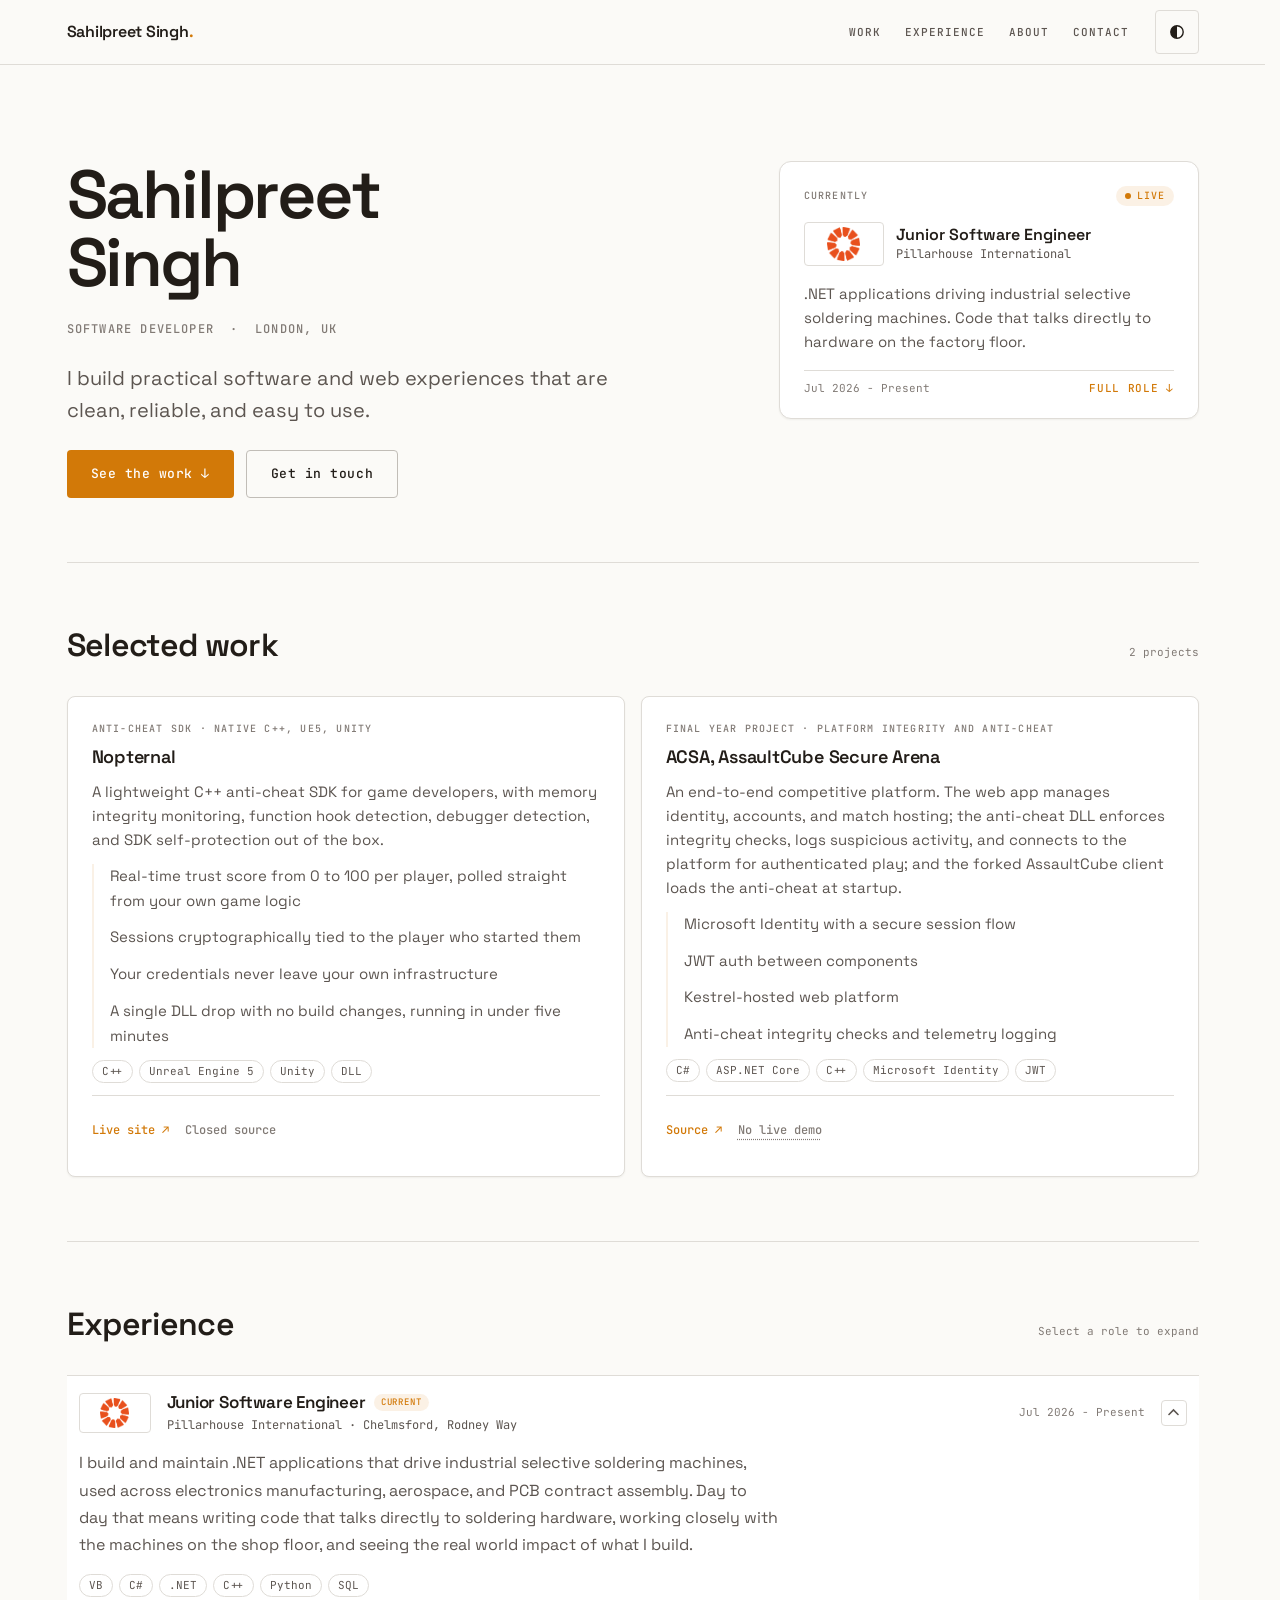
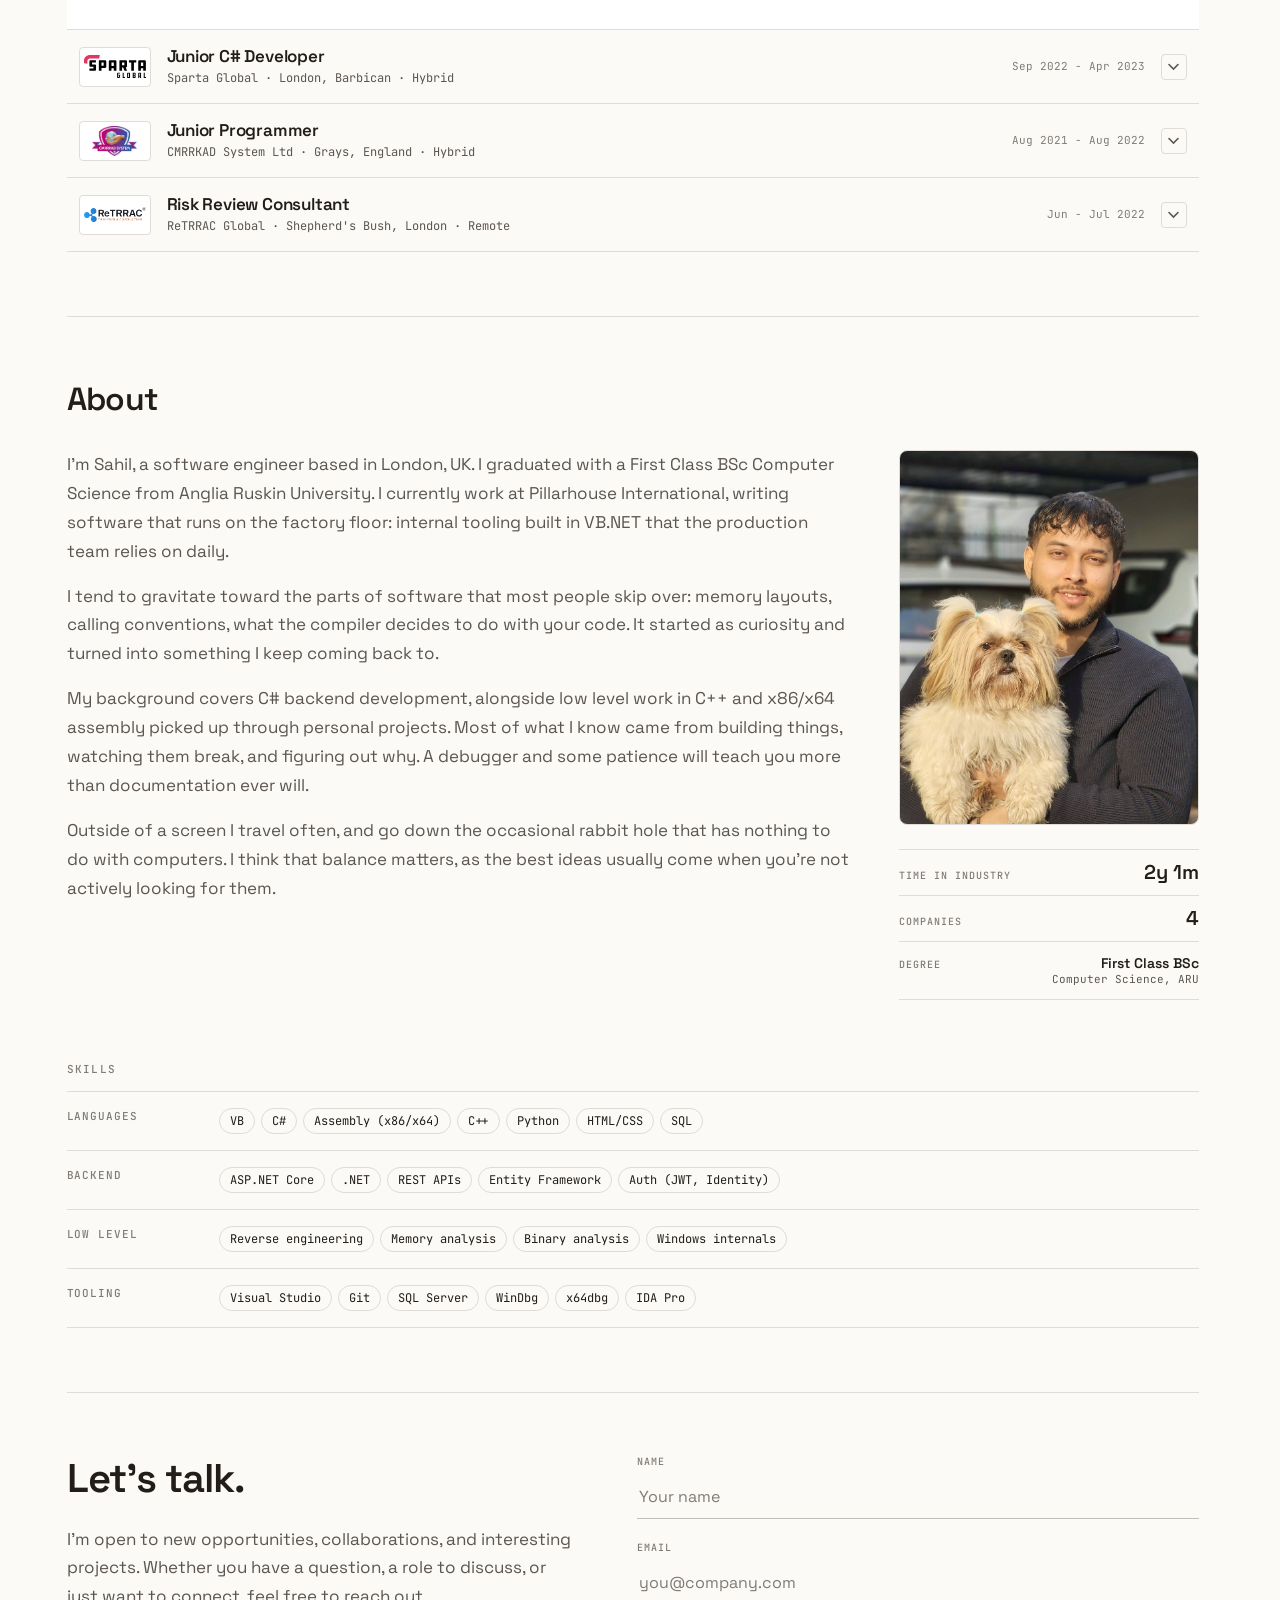
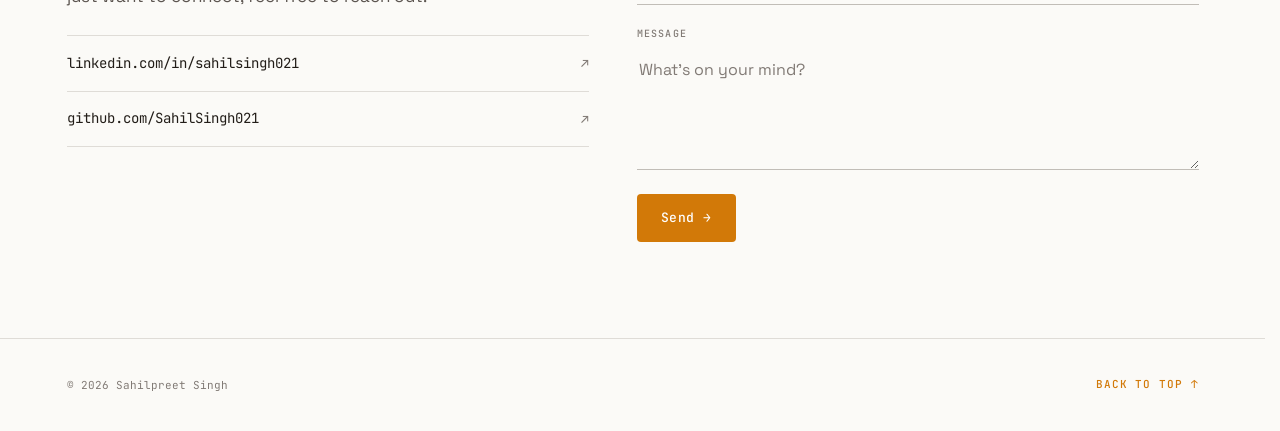
<file: index.html>
<!DOCTYPE html>
<!--
  Reading the source. Good instinct.
  There is a note waiting for you in the console.
                                    - Sahilpreet
-->
<html lang="en">
<head>
<meta charset="utf-8">
<meta name="viewport" content="width=device-width, initial-scale=1">

<title>Sahilpreet Singh &middot; Software Developer</title>
<meta name="description" content="Sahilpreet Singh, software developer in London. .NET and C# backend work, low level tooling, and selected projects.">
<meta name="color-scheme" content="light dark">

<meta property="og:type" content="website">
<meta property="og:url" content="https://sahilsingh021.github.io/Portfolio-Site/">
<meta property="og:title" content="Sahilpreet Singh &middot; Software Developer">
<meta property="og:description" content="Software developer in London. .NET and C# backend work, low level tooling, and selected projects.">
<meta property="og:image" content="https://sahilsingh021.github.io/Portfolio-Site/images/og-preview.png">
<meta property="og:image:width" content="1200">
<meta property="og:image:height" content="630">

<meta name="twitter:card" content="summary_large_image">
<meta name="twitter:title" content="Sahilpreet Singh &middot; Software Developer">
<meta name="twitter:description" content="Software developer in London. .NET and C# backend work, low level tooling, and selected projects.">
<meta name="twitter:image" content="https://sahilsingh021.github.io/Portfolio-Site/images/og-preview.png">

<link rel="icon" href="data:image/svg+xml,<svg xmlns='http://www.w3.org/2000/svg' viewBox='0 0 32 32'><rect width='32' height='32' rx='7' fill='%23e8913f'/><text x='16' y='22' font-family='monospace' font-size='17' font-weight='700' text-anchor='middle' fill='%23231f1c'>S</text></svg>">

<script>
  (function () {
    var theme = 'light';
    try {
      var saved = localStorage.getItem('sahil-portfolio-theme');
      theme = (saved === 'light' || saved === 'dark')
        ? saved
        : (window.matchMedia('(prefers-color-scheme: dark)').matches ? 'dark' : 'light');
    } catch (e) {}
    document.documentElement.setAttribute('data-theme', theme);
  })();
</script>

<link rel="preconnect" href="https://fonts.googleapis.com">
<link rel="preconnect" href="https://fonts.gstatic.com" crossorigin>
<link href="https://fonts.googleapis.com/css2?family=JetBrains+Mono:wght@400;500&family=Space+Grotesk:wght@400;500;600;700&display=swap" rel="stylesheet">
<link rel="stylesheet" href="styles.css">
</head>

<body>
<div class="app">

  <a class="skip-link" href="#main">Skip to content</a>

  <header class="header">
    <div class="header__bar">
      <a class="wordmark" href="#top">
        <span class="wordmark__name">Sahilpreet Singh<span class="wordmark__dot" aria-hidden="true">.</span></span>
      </a>

      <nav class="header__nav" aria-label="Primary">
        <div class="nav-links">
          <a class="nav-links__item" href="#work">Work</a>
          <a class="nav-links__item" href="#experience">Experience</a>
          <a class="nav-links__item" href="#about">About</a>
          <a class="nav-links__item" href="#contact">Contact</a>
        </div>

        <button class="icon-btn" id="theme-toggle" type="button" aria-label="Switch to dark mode" title="Switch to dark mode">
          <svg width="16" height="16" viewBox="0 0 16 16" aria-hidden="true" focusable="false">
            <circle cx="8" cy="8" r="6.2" fill="none" stroke="currentColor" stroke-width="1.4"></circle>
            <path d="M8 1.8a6.2 6.2 0 0 0 0 12.4z" fill="currentColor"></path>
          </svg>
        </button>

        <button class="icon-btn icon-btn--menu" id="menu-toggle" type="button"
                aria-label="Menu" aria-expanded="false" aria-controls="mobile-menu">
          <svg width="18" height="18" viewBox="0 0 18 18" aria-hidden="true" focusable="false">
            <rect x="2" y="5" width="14" height="1.5" fill="currentColor"></rect>
            <rect x="2" y="11" width="14" height="1.5" fill="currentColor"></rect>
          </svg>
        </button>
      </nav>
    </div>

    <div class="mobile-menu" id="mobile-menu" hidden>
      <div class="mobile-menu__inner">
        <a class="mobile-menu__link" href="#work">Work</a>
        <a class="mobile-menu__link" href="#experience">Experience</a>
        <a class="mobile-menu__link" href="#about">About</a>
        <a class="mobile-menu__link" href="#contact">Contact</a>
        <div class="mobile-menu__social">
          <a href="https://linkedin.com/in/sahilsingh021" target="_blank" rel="noopener noreferrer">LinkedIn &#8599;</a>
          <a href="https://github.com/SahilSingh021" target="_blank" rel="noopener noreferrer">GitHub &#8599;</a>
        </div>
      </div>
    </div>
  </header>

  <main class="main" id="main">
    <span id="top" aria-hidden="true"></span>

    <section class="hero">
      <div class="hero__intro">
        <h1 class="hero__name">Sahilpreet<br>Singh</h1>
        <p class="hero__meta">Software Developer &nbsp;&middot;&nbsp; London, UK</p>
        <p class="hero__lede">
          I build practical software and web experiences that are clean, reliable,
          and easy to use.
        </p>
        <div class="hero__actions">
          <a class="btn btn--accent" href="#work">See the work &#8595;</a>
          <a class="btn btn--outline" href="#contact">Get in touch</a>
        </div>
      </div>

      <aside class="current-card" aria-label="Current role">
        <div class="current-card__top">
          <span class="eyebrow">Currently</span>
          <span class="pill pill--live"><span class="pill__dot" aria-hidden="true"></span>Live</span>
        </div>

        <div class="current-card__identity">

          <span class="logo-slot logo-slot--lg">
            <img src="images/pillarhouse-mark.png" alt="" decoding="async">
          </span>
          <span class="current-card__names">
            <span class="current-card__role">Junior Software Engineer</span>
            <span class="current-card__company">Pillarhouse International</span>
          </span>
        </div>

        <p class="current-card__summary">
          .NET applications driving industrial selective soldering machines. Code that
          talks directly to hardware on the factory floor.
        </p>

        <div class="current-card__foot">
          <span class="current-card__dates">Jul 2026 - Present</span>
          <a class="current-card__jump" href="#experience" data-open-role="role-0">Full role &#8595;</a>
        </div>
      </aside>
    </section>

    <section class="section" id="work">
      <div class="section__head">
        <h2 class="section__title">Selected work</h2>
        <span class="section__note" id="project-count">2 projects</span>
      </div>

      <div class="project-grid">

        <article class="card">
          <div class="card__head">
            <p class="eyebrow"><span class="eyebrow__part">Anti-cheat SDK</span><span class="eyebrow__sep" aria-hidden="true"> &middot; </span><span class="eyebrow__part">Native C++, UE5, Unity</span></p>
            <h3 class="card__title">Nopternal</h3>
          </div>
          <p class="card__desc">
            A lightweight C++ anti-cheat SDK for game developers, with memory integrity
            monitoring, function hook detection, debugger detection, and SDK
            self-protection out of the box.
          </p>
          <ul class="points">
            <li>Real-time trust score from 0 to 100 per player, polled straight from your own game logic</li>
            <li>Sessions cryptographically tied to the player who started them</li>
            <li>Your credentials never leave your own infrastructure</li>
            <li>A single DLL drop with no build changes, running in under five minutes</li>
          </ul>
          <ul class="tags">
            <li class="tag">C++</li>
            <li class="tag">Unreal Engine 5</li>
            <li class="tag">Unity</li>
            <li class="tag">DLL</li>
          </ul>
          <div class="card__foot">
            <a class="card__link" href="https://nopternal.com" target="_blank" rel="noopener noreferrer">Live site &#8599;</a>
            <span class="card__note">Closed source</span>
          </div>
        </article>

        <article class="card">
          <div class="card__head">
            <p class="eyebrow"><span class="eyebrow__part">Final year project</span><span class="eyebrow__sep" aria-hidden="true"> &middot; </span><span class="eyebrow__part">Platform integrity and anti-cheat</span></p>
            <h3 class="card__title">ACSA, AssaultCube Secure Arena</h3>
          </div>
          <p class="card__desc">
            An end-to-end competitive platform. The web app manages identity, accounts,
            and match hosting; the anti-cheat DLL enforces integrity checks, logs
            suspicious activity, and connects to the platform for authenticated play;
            and the forked AssaultCube client loads the anti-cheat at startup.
          </p>
          <ul class="points">
            <li>Microsoft Identity with a secure session flow</li>
            <li>JWT auth between components</li>
            <li>Kestrel-hosted web platform</li>
            <li>Anti-cheat integrity checks and telemetry logging</li>
          </ul>
          <ul class="tags">
            <li class="tag">C#</li>
            <li class="tag">ASP.NET Core</li>
            <li class="tag">C++</li>
            <li class="tag">Microsoft Identity</li>
            <li class="tag">JWT</li>
          </ul>
          <div class="card__foot">
            <a class="card__link" href="https://github.com/SahilSingh021/acsa-showcase" target="_blank" rel="noopener noreferrer">Source &#8599;</a>

            <button class="card__nodemo" type="button" data-source="https://github.com/SahilSingh021/acsa-showcase">No live demo</button>
          </div>
        </article>

      </div>
    </section>

    <section class="section" id="experience">
      <div class="section__head">
        <h2 class="section__title">Experience</h2>
        <span class="section__note">Select a role to expand</span>
      </div>

      <div class="accordion" id="accordion">

        <div class="role is-open" id="role-0"
             data-company="Pillarhouse International" data-start="2026-07">
          <h3 class="role__heading">
            <button class="role__header" type="button" aria-expanded="true" aria-controls="role-0-panel">
              <span class="role__identity">
                <span class="logo-slot logo-slot--sm">
                  <img src="images/pillarhouse-mark.png" alt="" decoding="async">
                </span>
                <span class="role__names">
                  <span class="role__title-row">
                    <span class="role__title">Junior Software Engineer</span>
                    <span class="pill pill--current">Current</span>
                  </span>
                  <span class="role__where">Pillarhouse International &middot; Chelmsford, Rodney Way</span>
                </span>
              </span>
              <span class="role__aside">
                <span class="role__dates">Jul 2026 - Present</span>
                <span class="role__chevron" aria-hidden="true">
                  <svg width="11" height="11" viewBox="0 0 11 11" focusable="false">
                    <path d="M1 3.5L5.5 8L10 3.5" fill="none" stroke="currentColor" stroke-width="1.6" stroke-linecap="round"></path>
                  </svg>
                </span>
              </span>
            </button>
          </h3>

          <div class="role__panel" id="role-0-panel">
            <p class="role__summary">
              I build and maintain .NET applications that drive industrial selective
              soldering machines, used across electronics manufacturing, aerospace, and
              PCB contract assembly. Day to day that means writing code that talks
              directly to soldering hardware, working closely with the machines on the
              shop floor, and seeing the real world impact of what I build.
            </p>
            <ul class="tags">
              <li class="tag">VB</li>
              <li class="tag">C#</li>
              <li class="tag">.NET</li>
              <li class="tag">C++</li>
              <li class="tag">Python</li>
              <li class="tag">SQL</li>
            </ul>
          </div>
        </div>

        <div class="role" id="role-1"
             data-company="Sparta Global" data-start="2022-09" data-end="2023-04">
          <h3 class="role__heading">
            <button class="role__header" type="button" aria-expanded="false" aria-controls="role-1-panel">
              <span class="role__identity">
                <span class="logo-slot logo-slot--sm">
                  <img src="images/Sparta%20Global.svg" alt="" decoding="async">
                </span>
                <span class="role__names">
                  <span class="role__title-row">
                    <span class="role__title">Junior C# Developer</span>
                  </span>
                  <span class="role__where">Sparta Global &middot; London, Barbican &middot; Hybrid</span>
                </span>
              </span>
              <span class="role__aside">
                <span class="role__dates">Sep 2022 - Apr 2023</span>
                <span class="role__chevron" aria-hidden="true">
                  <svg width="11" height="11" viewBox="0 0 11 11" focusable="false">
                    <path d="M1 3.5L5.5 8L10 3.5" fill="none" stroke="currentColor" stroke-width="1.6" stroke-linecap="round"></path>
                  </svg>
                </span>
              </span>
            </button>
          </h3>

          <div class="role__panel" id="role-1-panel" hidden>
            <p class="role__summary">
              Intensive training across a wide range of technologies with a focus on
              .NET, SQL, HTML, and CSS. Applied these skills in a professional setting,
              contributing to software delivery within a structured Agile environment.
            </p>
            <ul class="tags">
              <li class="tag">C#</li>
              <li class="tag">.NET</li>
              <li class="tag">SQL</li>
              <li class="tag">HTML</li>
              <li class="tag">CSS</li>
              <li class="tag">Agile</li>
            </ul>
          </div>
        </div>

        <div class="role" id="role-2"
             data-company="CMRRKAD System Ltd" data-start="2021-08" data-end="2022-08">
          <h3 class="role__heading">
            <button class="role__header" type="button" aria-expanded="false" aria-controls="role-2-panel">
              <span class="role__identity">
                <span class="logo-slot logo-slot--sm">
                  <img src="images/cmrrkad.png" alt="" decoding="async">
                </span>
                <span class="role__names">
                  <span class="role__title-row">
                    <span class="role__title">Junior Programmer</span>
                  </span>
                  <span class="role__where">CMRRKAD System Ltd &middot; Grays, England &middot; Hybrid</span>
                </span>
              </span>
              <span class="role__aside">
                <span class="role__dates">Aug 2021 - Aug 2022</span>
                <span class="role__chevron" aria-hidden="true">
                  <svg width="11" height="11" viewBox="0 0 11 11" focusable="false">
                    <path d="M1 3.5L5.5 8L10 3.5" fill="none" stroke="currentColor" stroke-width="1.6" stroke-linecap="round"></path>
                  </svg>
                </span>
              </span>
            </button>
          </h3>

          <div class="role__panel" id="role-2-panel" hidden>
            <p class="role__summary">
              Contributed to live system modules including Timesheet and Payroll, gaining
              hands on experience within a real production codebase. Worked with C#
              alongside SQL databases and full stack responsibilities.
            </p>
            <ul class="tags">
              <li class="tag">C++</li>
              <li class="tag">C#</li>
              <li class="tag">SQL</li>
              <li class="tag">Full-Stack</li>
              <li class="tag">Software Testing</li>
            </ul>
          </div>
        </div>

        <div class="role" id="role-3"
             data-company="ReTRRAC Global" data-start="2022-06" data-end="2022-07">
          <h3 class="role__heading">
            <button class="role__header" type="button" aria-expanded="false" aria-controls="role-3-panel">
              <span class="role__identity">
                <span class="logo-slot logo-slot--sm">
                  <img src="images/retrrac.png" alt="" decoding="async">
                </span>
                <span class="role__names">
                  <span class="role__title-row">
                    <span class="role__title">Risk Review Consultant</span>
                  </span>
                  <span class="role__where">ReTRRAC Global &middot; Shepherd's Bush, London &middot; Remote</span>
                </span>
              </span>
              <span class="role__aside">
                <span class="role__dates">Jun - Jul 2022</span>
                <span class="role__chevron" aria-hidden="true">
                  <svg width="11" height="11" viewBox="0 0 11 11" focusable="false">
                    <path d="M1 3.5L5.5 8L10 3.5" fill="none" stroke="currentColor" stroke-width="1.6" stroke-linecap="round"></path>
                  </svg>
                </span>
              </span>
            </button>
          </h3>

          <div class="role__panel" id="role-3-panel" hidden>
            <p class="role__summary">
              Trained as a Regulatory Transformation and Risk Review Consultant,
              developing skills in identifying, assessing, and managing regulatory risk,
              KYC verification, and Anti-Money Laundering processes.
            </p>
            <ul class="tags">
              <li class="tag">KYC Verification</li>
              <li class="tag">Anti-Money Laundering</li>
              <li class="tag">Risk Review</li>
            </ul>
          </div>
        </div>

      </div>
    </section>

    <section class="section" id="about">
      <h2 class="section__title section__title--solo">About</h2>

      <div class="about">
        <div class="about__prose">
          <p>
            I'm Sahil, a software engineer based in London, UK. I graduated with a First
            Class BSc Computer Science from Anglia Ruskin University. I currently work at
            Pillarhouse International, writing software that runs on the factory floor:
            internal tooling built in VB.NET that the production team relies on daily.
          </p>
          <p>
            I tend to gravitate toward the parts of software that most people skip over:
            memory layouts, calling conventions, what the compiler decides to do with your
            code. It started as curiosity and turned into something I keep coming back to.
          </p>
          <p>
            My background covers C# backend development, alongside low level work in C++
            and x86/x64 assembly picked up through personal projects. Most of what I know
            came from building things, watching them break, and figuring out why. A
            debugger and some patience will teach you more than documentation ever will.
          </p>
          <p>
            Outside of a screen I travel often, and go down the occasional rabbit hole
            that has nothing to do with computers. I think that balance matters, as the
            best ideas usually come when you're not actively looking for them.
          </p>
        </div>

        <div class="about__rail">

          <img class="about__photo" src="images/profile.jpg" alt="Sahilpreet Singh holding his dog"
               width="900" height="1125" decoding="async">

          <dl class="stats">

            <div class="stats__row">
              <dt class="stats__label">Time in industry</dt>
              <dd class="stats__value" id="stat-experience">1y 9m</dd>
            </div>
            <div class="stats__row">
              <dt class="stats__label">Companies</dt>
              <dd class="stats__value" id="stat-companies">4</dd>
            </div>
            <div class="stats__row">
              <dt class="stats__label">Degree</dt>
              <dd class="stats__value stats__value--small">
                First Class BSc
                <span class="stats__sub">Computer Science, ARU</span>
              </dd>
            </div>
          </dl>
        </div>
      </div>

      <div class="skills">
        <h3 class="skills__title">Skills</h3>

        <div class="skills__row">
          <span class="skills__label">Languages</span>
          <ul class="tags tags--skill">
            <li class="tag">VB</li>
            <li class="tag">C#</li>
            <li class="tag">Assembly (x86/x64)</li>
            <li class="tag">C++</li>
            <li class="tag">Python</li>
            <li class="tag">HTML/CSS</li>
            <li class="tag">SQL</li>
          </ul>
        </div>

        <div class="skills__row">
          <span class="skills__label">Backend</span>
          <ul class="tags tags--skill">
            <li class="tag">ASP.NET Core</li>
            <li class="tag">.NET</li>
            <li class="tag">REST APIs</li>
            <li class="tag">Entity Framework</li>
            <li class="tag">Auth (JWT, Identity)</li>
          </ul>
        </div>

        <div class="skills__row">
          <span class="skills__label">Low level</span>
          <ul class="tags tags--skill">
            <li class="tag">Reverse engineering</li>
            <li class="tag">Memory analysis</li>
            <li class="tag">Binary analysis</li>
            <li class="tag">Windows internals</li>
          </ul>
        </div>

        <div class="skills__row">
          <span class="skills__label">Tooling</span>
          <ul class="tags tags--skill">
            <li class="tag">Visual Studio</li>
            <li class="tag">Git</li>
            <li class="tag">SQL Server</li>
            <li class="tag">WinDbg</li>
            <li class="tag">x64dbg</li>
            <li class="tag">IDA Pro</li>
          </ul>
        </div>
      </div>
    </section>

    <section class="section section--contact" id="contact">
      <div class="contact">
        <div class="contact__left">
          <h2 class="contact__title">Let's talk.</h2>
          <p class="contact__intro">
            I'm open to new opportunities, collaborations, and interesting projects.
            Whether you have a question, a role to discuss, or just want to connect,
            feel free to reach out.
          </p>

          <div class="contact__links">
            <a class="contact__link" href="https://linkedin.com/in/sahilsingh021" target="_blank" rel="noopener noreferrer">
              <span class="contact__link-label">linkedin.com/in/sahilsingh021</span>
              <span class="contact__link-arrow" aria-hidden="true">&#8599;</span>
            </a>
            <a class="contact__link" href="https://github.com/SahilSingh021" target="_blank" rel="noopener noreferrer">
              <span class="contact__link-label">github.com/SahilSingh021</span>
              <span class="contact__link-arrow" aria-hidden="true">&#8599;</span>
            </a>
          </div>
        </div>

        <form class="form" id="contact-form" method="post"
              action="https://formspree.io/f/xnqyeboy" novalidate>
          <label class="field">
            <span class="field__label">Name</span>
            <input class="field__input" type="text" name="name" placeholder="Your name" autocomplete="name">
          </label>

          <label class="field" id="field-email">
            <span class="field__label">Email</span>
            <input class="field__input" type="email" name="email" placeholder="you@company.com"
                   autocomplete="email" aria-describedby="email-error">
            <span class="field__error" id="email-error" hidden>&#9888; That doesn't look like an email address.</span>
          </label>

          <label class="field">
            <span class="field__label">Message</span>
            <textarea class="field__input field__input--area" name="message" rows="4" placeholder="What's on your mind?"></textarea>
          </label>

          <div class="form__foot">
            <span class="form__note" id="form-note">Formspree endpoint not set</span>
            <button class="btn btn--accent btn--submit" type="submit">Send &#8594;</button>
          </div>
        </form>
      </div>
    </section>
  </main>

  <p class="print-note">
    You printed a portfolio. That is either very thorough or very old fashioned,
    and I respect both. linkedin.com/in/sahilsingh021 &middot; github.com/SahilSingh021
  </p>

  <footer class="footer">
    <div class="footer__inner">
      <span class="footer__text">&copy; <span id="footer-year">2026</span> Sahilpreet Singh</span>
      <a class="footer__top" href="#top">Back to top &#8593;</a>
    </div>
  </footer>

</div>

<div class="modal" id="cheats" hidden>
  <div class="modal__backdrop" data-close-cheats></div>
  <div class="modal__dialog modal__dialog--cheats" role="dialog" aria-modal="true" aria-labelledby="cheats-title" tabindex="-1">
    <span class="eyebrow">Nice find</span>
    <h2 class="modal__title" id="cheats-title">Cheat sheet</h2>

    <div class="cheats">
      <div class="cheats__group">
        <span class="cheats__label">Console</span>
        <div class="cheats__row"><code>whoami()</code><span>the short version of me</span></div>
      </div>

      <div class="cheats__group">
        <span class="cheats__label">Source</span>
        <div class="cheats__row"><code>view-source</code><span>a note above the html tag</span></div>
        <div class="cheats__row"><a href=".well-known/security.txt" target="_blank" rel="noopener noreferrer"><code>security.txt</code></a><span>how to report a bug to me</span></div>
      </div>

      <div class="cheats__group">
        <span class="cheats__label">Crash the router</span>
        <div class="cheats__row"><a href="admin" target="_blank" rel="noopener noreferrer"><code>/admin</code></a><span>access denied</span></div>
        <div class="cheats__row"><a href="debug" target="_blank" rel="noopener noreferrer"><code>/debug</code></a><span>breakpoint, no debugger attached</span></div>
        <div class="cheats__row"><a href=".env" target="_blank" rel="noopener noreferrer"><code>/.env</code></a><span>invalid handle, scanner.exe</span></div>
        <div class="cheats__row"><a href="anything-else" target="_blank" rel="noopener noreferrer"><code>/anything</code></a><span>access violation</span></div>
      </div>

      <div class="cheats__group">
        <span class="cheats__label">This panel</span>
        <div class="cheats__row"><code>. x3</code><span>the dot after my name, three times</span></div>
      </div>
    </div>

    <div class="modal__actions">
      <button class="btn btn--outline btn--sm" type="button" data-close-cheats>Close</button>
    </div>
  </div>
</div>

<div class="modal" id="modal" hidden>
  <div class="modal__backdrop" data-close-modal></div>
  <div class="modal__dialog" role="dialog" aria-modal="true" aria-labelledby="modal-title" tabindex="-1">
    <span class="eyebrow">Not hosted yet</span>
    <h2 class="modal__title" id="modal-title">There's no live demo for this one</h2>
    <p class="modal__body">
      This one isn't hosted anywhere public. It runs locally against its own services
      rather than as a site you can visit. The source is on GitHub if you want to
      read it.
    </p>
    <div class="modal__actions">
      <a class="btn btn--accent btn--sm" id="modal-source" href="https://github.com/SahilSingh021" target="_blank" rel="noopener noreferrer">View source &#8599;</a>
      <button class="btn btn--outline btn--sm" type="button" data-close-modal>Close</button>
    </div>
  </div>
</div>

<script src="script.js"></script>
</body>
</html>
</file>
<file: styles.css>
:root {
  --surface: oklch(0.985 0.004 80);
  --surface-raised: oklch(1 0 0);
  --surface-sunken: oklch(0.955 0.006 80);
  --border: oklch(0.895 0.007 80);
  --border-strong: oklch(0.80 0.010 80);
  --text-1: oklch(0.235 0.012 65);
  --text-2: oklch(0.455 0.012 65);
  --text-3: oklch(0.585 0.012 65);
  --accent: oklch(0.660 0.150 62);
  --accent-hover: oklch(0.580 0.155 60);
  --accent-quiet: oklch(0.660 0.150 62 / 0.10);
  --accent-on: oklch(1 0 0);
  --focus: oklch(0.560 0.150 60);

  --shadow-1: 0 1px 2px oklch(0.30 0.02 65 / 0.06);
  --shadow-2: 0 6px 20px -6px oklch(0.30 0.02 65 / 0.16);

  --r-sm: 4px;
  --r-md: 8px;
  --r-lg: 12px;
  --r-full: 999px;

  --s-1: 4px;
  --s-2: 8px;
  --s-3: 12px;
  --s-4: 16px;
  --s-5: 24px;
  --s-6: 32px;
  --s-7: 48px;
  --s-8: 64px;
  --s-9: 96px;
  --s-10: 128px;

  --dur-1: 140ms;
  --dur-2: 220ms;
  --ease: cubic-bezier(0.2, 0.7, 0.3, 1);

  --font-sans: 'Space Grotesk', system-ui, -apple-system, sans-serif;
  --font-mono: 'JetBrains Mono', ui-monospace, 'Cascadia Mono', monospace;

  --container: 1180px;
}

[data-theme="dark"] {
  --surface: oklch(0.185 0.008 65);
  --surface-raised: oklch(0.228 0.009 65);
  --surface-sunken: oklch(0.155 0.008 65);
  --border: oklch(0.315 0.010 65);
  --border-strong: oklch(0.420 0.012 65);
  --text-1: oklch(0.955 0.004 80);
  --text-2: oklch(0.775 0.010 75);
  --text-3: oklch(0.640 0.012 70);
  --accent: oklch(0.790 0.130 68);
  --accent-hover: oklch(0.860 0.110 72);
  --accent-quiet: oklch(0.790 0.130 68 / 0.14);
  --accent-on: oklch(0.185 0.020 65);
  --focus: oklch(0.820 0.120 70);

  --shadow-1: 0 1px 2px oklch(0 0 0 / 0.30);
  --shadow-2: 0 8px 24px -8px oklch(0 0 0 / 0.55);
}

* { box-sizing: border-box; }

html {
  scroll-behavior: smooth;
  scrollbar-gutter: stable;
}

body {
  margin: 0;
  background: var(--surface);
  color: var(--text-1);
  font-family: var(--font-sans);
  -webkit-font-smoothing: antialiased;
  transition: background var(--dur-2) var(--ease), color var(--dur-2) var(--ease);
}

.app {
  min-height: 100vh;
  background: var(--surface);
}

p, h1, h2, h3 { margin: 0; text-wrap: pretty; }
h1, h2, h3 { font-weight: 600; }

a {
  color: var(--accent);
  text-decoration: none;
  transition: color var(--dur-1) var(--ease);
}
a:hover { color: var(--accent-hover); }

button, input, textarea { font: inherit; color: inherit; }

ul { margin: 0; padding: 0; list-style: none; }

svg { display: block; }

[hidden] { display: none !important; }

*:focus-visible {
  outline: 2px solid var(--focus);
  outline-offset: 3px;
  border-radius: var(--r-sm);
}

.skip-link {
  position: absolute;
  left: var(--s-4);
  top: -100px;
  z-index: 100;
  background: var(--surface-raised);
  border: 1px solid var(--border-strong);
  border-radius: var(--r-sm);
  color: var(--text-1);
  font: 500 12px/1 var(--font-mono);
  letter-spacing: 0.08em;
  text-transform: uppercase;
  padding: 14px 18px;
  transition: top var(--dur-1) var(--ease);
}
.skip-link:focus { top: var(--s-4); }

@keyframes rise {
  from { opacity: 0; transform: translateY(-6px); }
  to   { opacity: 1; transform: none; }
}

@keyframes pop {
  from { opacity: 0; transform: translateY(8px) scale(0.985); }
  to   { opacity: 1; transform: none; }
}

@media (prefers-reduced-motion: reduce) {
  html { scroll-behavior: auto; }
  * {
    animation-duration: 1ms !important;
    transition-duration: 1ms !important;
  }
}

.eyebrow {
  font: 500 10px/1 var(--font-mono);
  letter-spacing: 0.12em;
  text-transform: uppercase;
  color: var(--text-3);
}

.tags {
  display: flex;
  flex-wrap: wrap;
  gap: 6px;
}

.points {
  display: flex;
  flex-direction: column;
  gap: var(--s-3);
  border-left: 2px solid var(--accent-quiet);
  padding-left: var(--s-4);
  max-width: 74ch;
}

.points li {
  font-size: 0.9375rem;
  line-height: 1.65;
  color: var(--text-2);
}

.tag {
  font: 400 11px/1 var(--font-mono);
  color: var(--text-2);
  border: 1px solid var(--border);
  border-radius: var(--r-full);
  padding: 5px 9px;
}

.tags--skill .tag {
  font-size: 12px;
  color: var(--text-1);
  padding: 6px 10px;
}

.pill {
  display: inline-flex;
  align-items: center;
  gap: 6px;
  color: var(--accent);
  background: var(--accent-quiet);
  border-radius: var(--r-full);
  text-transform: uppercase;
  white-space: nowrap;
}

.pill--live {
  font: 500 10px/1 var(--font-mono);
  letter-spacing: 0.08em;
  padding: 5px 9px;
}

.pill__dot {
  width: 6px;
  height: 6px;
  border-radius: 50%;
  background: var(--accent);
}

.pill--current {
  font: 500 9px/1 var(--font-mono);
  letter-spacing: 0.10em;
  padding: 4px 7px;
}

.logo-slot {
  flex: none;
  padding: 4px;
  border: 1px solid var(--border);
  border-radius: var(--r-sm);
  background: #fff;
  overflow: hidden;
}

.logo-slot img {
  width: 100%;
  height: 100%;
  object-fit: contain;
}

.logo-slot--lg { width: 80px; height: 44px; }
.logo-slot--sm { width: 72px; height: 40px; }

.logo-slot--empty {
  display: grid;
  place-items: center;
  background: var(--surface-sunken);
  border-style: dashed;
  border-color: var(--border-strong);
  font: 400 8px/1 var(--font-mono);
  color: var(--text-3);
}

.btn {
  display: inline-flex;
  align-items: center;
  justify-content: center;
  min-height: 48px;
  padding: 0 var(--s-5);
  border: 0;
  border-radius: var(--r-sm);
  font: 500 13px/1 var(--font-mono);
  letter-spacing: 0.04em;
  cursor: pointer;
  transition:
    background var(--dur-1) var(--ease),
    border-color var(--dur-1) var(--ease),
    color var(--dur-1) var(--ease),
    transform var(--dur-1) var(--ease);
}

.btn--accent {
  background: var(--accent);
  color: var(--accent-on);
}
.btn--accent:hover {
  background: var(--accent-hover);
  color: var(--accent-on);
  transform: translateY(-1px);
}

.btn--outline {
  background: transparent;
  color: var(--text-1);
  border: 1px solid var(--border-strong);
}
.btn--outline:hover {
  background: var(--surface-sunken);
  border-color: var(--text-3);
  color: var(--text-1);
}

.btn--sm {
  min-height: 44px;
  font-size: 12px;
}

.header {
  position: sticky;
  top: 0;
  z-index: 40;
  background: var(--surface);
  border-bottom: 1px solid var(--border);
  transition: background var(--dur-2) var(--ease);
}

.header__bar {
  max-width: var(--container);
  margin: 0 auto;
  padding: 0 var(--s-5);
  height: 64px;
  display: flex;
  align-items: center;
  justify-content: space-between;
  gap: var(--s-4);
}

.wordmark {
  display: flex;
  align-items: center;
  color: var(--text-1);
}
.wordmark:hover { color: var(--text-1); }

.wordmark__name {
  font: 600 16px/1 var(--font-sans);
  letter-spacing: -0.015em;
}

.wordmark__dot {
  color: var(--accent);
  transition: color var(--dur-1) var(--ease);
}
.wordmark:hover .wordmark__dot { color: var(--accent-hover); }

.header__nav {
  display: flex;
  align-items: center;
  gap: var(--s-2);
}

.nav-links {
  display: flex;
  align-items: center;
  gap: var(--s-1);
  margin-right: var(--s-2);
}

.nav-links__item {
  font: 500 11px/1 var(--font-mono);
  letter-spacing: 0.09em;
  text-transform: uppercase;
  color: var(--text-2);
  padding: 12px 10px;
}
.nav-links__item:hover { color: var(--accent); }

.nav-links__item.is-active {
  color: var(--accent);
  background: var(--accent-quiet);
  border-radius: var(--r-sm);
}

.icon-btn {
  width: 44px;
  height: 44px;
  display: grid;
  place-items: center;
  background: transparent;
  border: 1px solid var(--border);
  border-radius: var(--r-sm);
  color: var(--text-1);
  cursor: pointer;
  transition: border-color var(--dur-1) var(--ease), background var(--dur-1) var(--ease);
}
.icon-btn:hover {
  border-color: var(--border-strong);
  background: var(--surface-sunken);
}

.icon-btn--menu { display: none; }

@media (max-width: 767px) {
  .nav-links { display: none; }
  .icon-btn--menu { display: grid; }
}

.mobile-menu {
  border-top: 1px solid var(--border);
  background: var(--surface-raised);
  animation: rise var(--dur-2) var(--ease);
}

.mobile-menu__inner {
  max-width: var(--container);
  margin: 0 auto;
  padding: var(--s-2) var(--s-5) var(--s-4);
  display: flex;
  flex-direction: column;
}

.mobile-menu__link {
  font: 500 12px/1 var(--font-mono);
  letter-spacing: 0.09em;
  text-transform: uppercase;
  color: var(--text-1);
  min-height: 52px;
  display: flex;
  align-items: center;
  border-bottom: 1px solid var(--border);
}
.mobile-menu__link:hover { color: var(--accent); }
.mobile-menu__link.is-active { color: var(--accent); }

.mobile-menu__social {
  display: flex;
  gap: var(--s-4);
  padding-top: var(--s-3);
}

.mobile-menu__social a {
  font: 400 13px/1 var(--font-mono);
  min-height: 44px;
  display: flex;
  align-items: center;
}

.main {
  max-width: var(--container);
  margin: 0 auto;
  padding: 0 var(--s-5);
}

.section {
  padding: var(--s-8) 0;
  border-top: 1px solid var(--border);
  scroll-margin-top: 80px;
}

.section--contact { padding-bottom: var(--s-9); }

.section__head {
  display: flex;
  flex-wrap: wrap;
  gap: var(--s-3);
  align-items: baseline;
  justify-content: space-between;
  margin-bottom: var(--s-6);
}

.section__title {
  font-size: clamp(1.5rem, 3vw, 2rem);
  line-height: 1.15;
  letter-spacing: -0.02em;
}

.section__title--solo { margin-bottom: var(--s-6); }

.section__note {
  font: 400 11px/1.5 var(--font-mono);
  color: var(--text-3);
}

.hero {
  display: flex;
  flex-wrap: wrap;
  gap: var(--s-7);
  align-items: flex-start;
  padding: var(--s-9) 0 var(--s-8);
}

.hero__intro {
  flex: 1 1 420px;
  min-width: min(100%, 320px);
  display: flex;
  flex-direction: column;
  gap: var(--s-5);
}

.hero__name {
  font-size: clamp(2.5rem, 7vw, 4.25rem);
  line-height: 1.0;
  letter-spacing: -0.035em;
}

.hero__meta {
  font: 500 12px/1.4 var(--font-mono);
  letter-spacing: 0.10em;
  text-transform: uppercase;
  color: var(--text-3);
}

.hero__lede {
  font-size: clamp(1.0625rem, 2vw, 1.25rem);
  line-height: 1.6;
  color: var(--text-2);
  max-width: 44ch;
}

.hero__actions {
  display: flex;
  flex-wrap: wrap;
  gap: var(--s-3);
}

.current-card {
  flex: 1 1 300px;
  min-width: min(100%, 280px);
  max-width: 420px;
  background: var(--surface-raised);
  border: 1px solid var(--border);
  border-radius: var(--r-lg);
  box-shadow: var(--shadow-1);
  padding: var(--s-5);
  display: flex;
  flex-direction: column;
  gap: var(--s-4);
  transition: background var(--dur-2) var(--ease), border-color var(--dur-2) var(--ease);
}

.current-card__top {
  display: flex;
  align-items: center;
  justify-content: space-between;
  gap: var(--s-3);
}

.current-card__identity {
  display: flex;
  gap: var(--s-3);
  align-items: center;
}

.current-card__names {
  display: flex;
  flex-direction: column;
  gap: 2px;
}

.current-card__role {
  font: 600 16px/1.25 var(--font-sans);
}

.current-card__company {
  font: 400 12px/1.3 var(--font-mono);
  color: var(--text-2);
}

.current-card__summary {
  font-size: 0.9375rem;
  line-height: 1.6;
  color: var(--text-2);
}

.current-card__foot {
  display: flex;
  align-items: center;
  justify-content: space-between;
  gap: var(--s-3);
  border-top: 1px solid var(--border);
  padding-top: var(--s-3);
}

.current-card__dates {
  font: 400 11px/1 var(--font-mono);
  color: var(--text-3);
}

.current-card__jump {
  font: 500 11px/1 var(--font-mono);
  letter-spacing: 0.06em;
  text-transform: uppercase;
}

.project-grid {
  display: grid;
  /* let it shrink under 300px */
  grid-template-columns: repeat(auto-fit, minmax(min(300px, 100%), 1fr));
  gap: var(--s-4);
}

.card {
  display: flex;
  flex-direction: column;
  gap: var(--s-3);
  background: var(--surface-raised);
  border: 1px solid var(--border);
  border-radius: var(--r-md);
  box-shadow: var(--shadow-1);
  padding: var(--s-5);
  transition:
    border-color var(--dur-1) var(--ease),
    transform var(--dur-1) var(--ease),
    box-shadow var(--dur-1) var(--ease),
    background var(--dur-2) var(--ease);
}
.card:hover {
  border-color: var(--border-strong);
  transform: translateY(-2px);
  box-shadow: var(--shadow-2);
}

.card__head {
  display: flex;
  flex-direction: column;
  gap: var(--s-2);
}

/* wraps on mobile */
.card__head .eyebrow {
  line-height: 1.6;
  text-wrap: balance;
}

/* break at the dot on mobile */
@media (max-width: 767px) {
  .card__head .eyebrow__part { display: block; }
  .card__head .eyebrow__sep { display: none; }
}

.card__title {
  font-size: 1.125rem;
  line-height: 1.3;
  letter-spacing: -0.012em;
}

.card__desc {
  font-size: 0.9375rem;
  line-height: 1.6;
  color: var(--text-2);
}

.card__foot {
  margin-top: auto;
  padding-top: var(--s-3);
  border-top: 1px solid var(--border);
  display: flex;
  gap: var(--s-4);
  align-items: center;
}

.card__link {
  font: 500 12px/1 var(--font-mono);
  min-height: 44px;
  display: inline-flex;
  align-items: center;
}

.card__note {
  font: 500 12px/1 var(--font-mono);
  color: var(--text-3);
  min-height: 44px;
  display: inline-flex;
  align-items: center;
}

.card__nodemo {
  font: 500 12px/1 var(--font-mono);
  color: var(--text-3);
  background: transparent;
  border: 0;
  padding: 0;
  min-height: 44px;
  display: inline-flex;
  align-items: center;
  cursor: pointer;
  text-decoration: underline;
  text-decoration-style: dotted;
  text-underline-offset: 4px;
  transition: color var(--dur-1) var(--ease);
}
.card__nodemo:hover { color: var(--text-1); }

.accordion { border-top: 1px solid var(--border); }

.role {
  border-bottom: 1px solid var(--border);
  background: transparent;
  transition: background var(--dur-2) var(--ease);
}

.role.is-open { background: var(--surface-raised); }

.role__heading { margin: 0; font-weight: inherit; }

.role__header {
  width: 100%;
  min-height: 72px;
  background: transparent;
  border: 0;
  padding: var(--s-4) var(--s-3);
  display: flex;
  flex-wrap: wrap;
  gap: var(--s-3);
  align-items: center;
  justify-content: space-between;
  text-align: left;
  cursor: pointer;
  color: inherit;
}

.role__identity {
  display: flex;
  gap: var(--s-4);
  align-items: center;
  flex: 1 1 260px;
}

.role__names {
  display: flex;
  flex-direction: column;
  gap: 3px;
}

.role__title-row {
  display: flex;
  flex-wrap: wrap;
  gap: var(--s-2);
  align-items: center;
}

.role__title {
  font: 600 17px/1.25 var(--font-sans);
  letter-spacing: -0.012em;
}

.role__where {
  font: 400 12px/1.4 var(--font-mono);
  color: var(--text-2);
}

.role__aside {
  display: flex;
  gap: var(--s-4);
  align-items: center;
}

.role__dates {
  font: 400 11px/1 var(--font-mono);
  color: var(--text-3);
  white-space: nowrap;
}

/* once this drops to its own line, push the chevron out to the edge */
@media (max-width: 620px) {
  .role__aside {
    flex: 1 1 100%;
    justify-content: space-between;
  }
}

.role__chevron {
  width: 26px;
  height: 26px;
  flex: none;
  display: grid;
  place-items: center;
  border: 1px solid var(--border);
  border-radius: var(--r-sm);
  color: var(--text-2);
}

.role__chevron svg {
  transition: transform var(--dur-2) var(--ease);
}

.role.is-open .role__chevron svg { transform: rotate(180deg); }

.role__panel {
  padding: 0 var(--s-3) var(--s-6);
  display: flex;
  flex-direction: column;
  gap: var(--s-4);
  animation: rise var(--dur-2) var(--ease);
}

.role__summary {
  font-size: 1rem;
  line-height: 1.7;
  color: var(--text-2);
  max-width: 70ch;
}

.about {
  display: flex;
  flex-wrap: wrap;
  gap: var(--s-7);
  align-items: flex-start;
}

.about__prose {
  flex: 1 1 420px;
  min-width: min(100%, 300px);
  display: flex;
  flex-direction: column;
  gap: var(--s-4);
}

.about__prose p {
  font-size: 1.0625rem;
  line-height: 1.7;
  color: var(--text-2);
}

.about__rail {
  flex: 0 1 300px;
  margin-left: auto;
  min-width: min(100%, 240px);
  display: flex;
  flex-direction: column;
  gap: var(--s-5);
}

.about__photo {
  display: block;
  width: 100%;
  height: auto;
  aspect-ratio: 4 / 5;
  object-fit: cover;
  border: 1px solid var(--border);
  border-radius: var(--r-md);
}

.stats {
  margin: 0;
  display: flex;
  flex-direction: column;
}

.stats__row {
  display: flex;
  justify-content: space-between;
  align-items: baseline;
  gap: var(--s-3);
  padding: var(--s-3) 0;
  border-top: 1px solid var(--border);
}
.stats__row:last-child { border-bottom: 1px solid var(--border); }

.stats__label {
  font: 500 10px/1.4 var(--font-mono);
  letter-spacing: 0.10em;
  text-transform: uppercase;
  color: var(--text-3);
}

.stats__value {
  margin: 0;
  font: 600 20px/1 var(--font-sans);
}

.stats__value--small {
  font-size: 14px;
  line-height: 1.3;
  text-align: right;
}

.stats__sub {
  display: block;
  font: 400 11px/1.3 var(--font-mono);
  color: var(--text-2);
}

@media (max-width: 767px) {
  .about__rail { flex-basis: 100%; }
}

.skills { margin-top: var(--s-8); }

.skills__title {
  font: 500 11px/1 var(--font-mono);
  letter-spacing: 0.12em;
  text-transform: uppercase;
  color: var(--text-3);
  margin-bottom: var(--s-4);
}

.skills__row {
  display: flex;
  flex-wrap: wrap;
  gap: var(--s-2) var(--s-6);
  padding: var(--s-4) 0;
  border-top: 1px solid var(--border);
}
.skills__row:last-child { border-bottom: 1px solid var(--border); }

.skills__label {
  flex: 0 0 120px;
  font: 500 11px/1.5 var(--font-mono);
  letter-spacing: 0.08em;
  text-transform: uppercase;
  color: var(--text-3);
}

.tags--skill { flex: 1 1 320px; }

.contact {
  display: flex;
  flex-wrap: wrap;
  gap: var(--s-7);
}

.contact__left {
  flex: 1 1 340px;
  min-width: min(100%, 280px);
  display: flex;
  flex-direction: column;
  gap: var(--s-5);
}

.contact__title {
  font-size: clamp(1.75rem, 3.5vw, 2.5rem);
  line-height: 1.1;
  letter-spacing: -0.025em;
}

.contact__intro {
  font-size: 1.0625rem;
  line-height: 1.7;
  color: var(--text-2);
  max-width: 46ch;
}

.contact__links {
  display: flex;
  flex-direction: column;
}

.contact__link {
  display: flex;
  align-items: center;
  justify-content: space-between;
  gap: var(--s-3);
  min-height: 56px;
  border-top: 1px solid var(--border);
  color: var(--text-1);
}
.contact__links .contact__link:last-child { border-bottom: 1px solid var(--border); }
.contact__link:hover { color: var(--accent); }

.contact__link-label {
  font: 400 14px/1.4 var(--font-mono);
  word-break: break-word;
}

.contact__link-arrow {
  font: 400 13px/1 var(--font-mono);
  color: var(--text-3);
}

.form {
  flex: 1 1 380px;
  min-width: min(100%, 280px);
  display: flex;
  flex-direction: column;
  gap: var(--s-5);
}

.field {
  display: flex;
  flex-direction: column;
  gap: var(--s-2);
}

.field__label {
  font: 500 10px/1 var(--font-mono);
  letter-spacing: 0.12em;
  text-transform: uppercase;
  color: var(--text-3);
  transition: color var(--dur-1) var(--ease);
}

.field__input {
  background: transparent;
  border: 0;
  border-bottom: 1.5px solid var(--border-strong);
  border-radius: 0;
  padding: 10px 2px;
  min-height: 44px;
  font-size: 1rem;
  transition: border-color var(--dur-1) var(--ease);
}
.field__input:focus { border-bottom-color: var(--accent); }
.field__input::placeholder { color: var(--text-3); }

.field__input--area {
  line-height: 1.6;
  resize: vertical;
  font-family: var(--font-sans);
}

.field__error {
  font: 400 12px/1.5 var(--font-mono);
  color: var(--accent);
}

.field.is-error .field__label { color: var(--accent); }
.field.is-error .field__input { border-bottom-color: var(--accent); }

.form__foot {
  display: flex;
  flex-wrap: wrap;
  gap: var(--s-4);
  align-items: center;
  justify-content: space-between;
}

.form__note {
  font: 400 10px/1.5 var(--font-mono);
  letter-spacing: 0.06em;
  text-transform: uppercase;
  color: var(--text-3);
}

.form__sent {
  display: inline-flex;
  align-items: center;
  gap: var(--s-2);
  min-height: 48px;
  padding: 0 var(--s-5);
  font: 500 12px/1 var(--font-mono);
  letter-spacing: 0.06em;
  text-transform: uppercase;
  color: var(--accent);
  background: var(--accent-quiet);
  border-radius: var(--r-sm);
  animation: rise var(--dur-2) var(--ease);
}

.footer {
  border-top: 1px solid var(--border);
}

.footer__inner {
  max-width: var(--container);
  margin: 0 auto;
  padding: var(--s-5);
  display: flex;
  flex-wrap: wrap;
  gap: var(--s-3);
  align-items: center;
  justify-content: space-between;
}

.footer__text {
  font: 400 11px/1.5 var(--font-mono);
  color: var(--text-3);
}

.footer__top {
  font: 500 11px/1 var(--font-mono);
  letter-spacing: 0.08em;
  text-transform: uppercase;
  min-height: 44px;
  display: inline-flex;
  align-items: center;
}

.modal {
  position: fixed;
  inset: 0;
  z-index: 80;
  display: grid;
  place-items: center;
  padding: var(--s-5);
}

.modal__backdrop {
  position: absolute;
  inset: 0;
  background: oklch(0.2 0.01 65 / 0.55);
}

.modal__dialog {
  position: relative;
  background: var(--surface-raised);
  border: 1px solid var(--border);
  border-radius: var(--r-lg);
  box-shadow: var(--shadow-2);
  max-width: 420px;
  width: 100%;
  padding: var(--s-6);
  display: flex;
  flex-direction: column;
  gap: var(--s-4);
  animation: pop var(--dur-2) var(--ease);
}

.modal__dialog--cheats {
  max-width: 460px;
  max-height: calc(100vh - 48px);
  overflow-y: auto;
}

.cheats {
  display: flex;
  flex-direction: column;
  gap: var(--s-4);
}

.cheats__group {
  display: flex;
  flex-direction: column;
  gap: var(--s-2);
  padding-top: var(--s-3);
  border-top: 1px solid var(--border);
}

.cheats__label {
  font: 500 10px/1 var(--font-mono);
  letter-spacing: 0.12em;
  text-transform: uppercase;
  color: var(--text-3);
}

.cheats__row {
  display: flex;
  flex-wrap: wrap;
  align-items: baseline;
  gap: var(--s-1) var(--s-3);
}

.cheats__row code {
  font: 500 12px/1.5 var(--font-mono);
  color: var(--accent);
}

.cheats__row a { text-decoration: underline; text-underline-offset: 3px; }
.cheats__row a:hover code { color: var(--accent-hover); }

.cheats__row span {
  font: 400 12px/1.5 var(--font-mono);
  color: var(--text-2);
}

/* stack rows on mobile */
@media (max-width: 520px) {
  .cheats__row {
    flex-direction: column;
    align-items: flex-start;
    gap: 2px;
  }
}

.modal__title {
  font-size: 1.25rem;
  line-height: 1.3;
  letter-spacing: -0.015em;
}

.modal__body {
  font-size: 0.9375rem;
  line-height: 1.65;
  color: var(--text-2);
}

.modal__actions {
  display: flex;
  flex-wrap: wrap;
  gap: var(--s-3);
  margin-top: var(--s-2);
}

.print-note { display: none; }

@media print {
  @page { margin: 16mm; }

  /* paper is white */
  :root,
  [data-theme="dark"] {
    --surface: #fff;
    --surface-raised: #fff;
    --surface-sunken: #fff;
    --border: #bbb;
    --border-strong: #888;
    --text-1: #000;
    --text-2: #222;
    --text-3: #555;
    --accent: #000;
    --accent-quiet: #ddd;
    --accent-on: #fff;
    --shadow-1: none;
    --shadow-2: none;
  }

  body, .app { background: #fff; color: #000; font-size: 11pt; }

  /* frozen keyframes would print blank */
  *, *::before, *::after {
    animation: none !important;
    transition: none !important;
    opacity: 1 !important;
    transform: none !important;
  }

  /* no use on paper */
  .header,
  .mobile-menu,
  .skip-link,
  .hero__actions,
  .form,
  .modal,
  .card__nodemo,
  .role__chevron,
  .footer__top,
  .print-note br,
  #experience .section__note { display: none !important; }

  /* show every role */
  .role__panel[hidden] { display: flex !important; }

  .hero { padding: 0 0 var(--s-6); }
  .about__photo { max-width: 190px; }
  .hero__name { font-size: 30pt; }
  .section { padding: var(--s-6) 0; }

  /* paper is not clickable, but the contact labels are already urls */
  .card__link[href^="http"]::after { content: " (" attr(href) ")"; }
  .contact__link-arrow { display: none; }

  /* inline-flex makes the appended url its own flex item, which wraps badly */
  .card__foot {
    flex-direction: column;
    align-items: flex-start;
    gap: var(--s-1);
  }

  .card__link,
  .card__note {
    display: block;
    min-height: 0;
    line-height: 1.5;
    overflow-wrap: anywhere;
  }

  a { color: #000; }

  /* keep blocks whole */
  .card,
  .role,
  .current-card,
  .skills__row,
  .stats__row,
  .about__photo { break-inside: avoid; page-break-inside: avoid; }

  h1, h2, h3 { break-after: avoid; page-break-after: avoid; }

  .print-note {
    display: block;
    max-width: var(--container);
    margin: var(--s-6) auto 0;
    padding: var(--s-4) var(--s-5) 0;
    border-top: 1px solid var(--border);
    font: 400 9pt/1.6 var(--font-mono);
    color: var(--text-3);
  }
}
</file>
